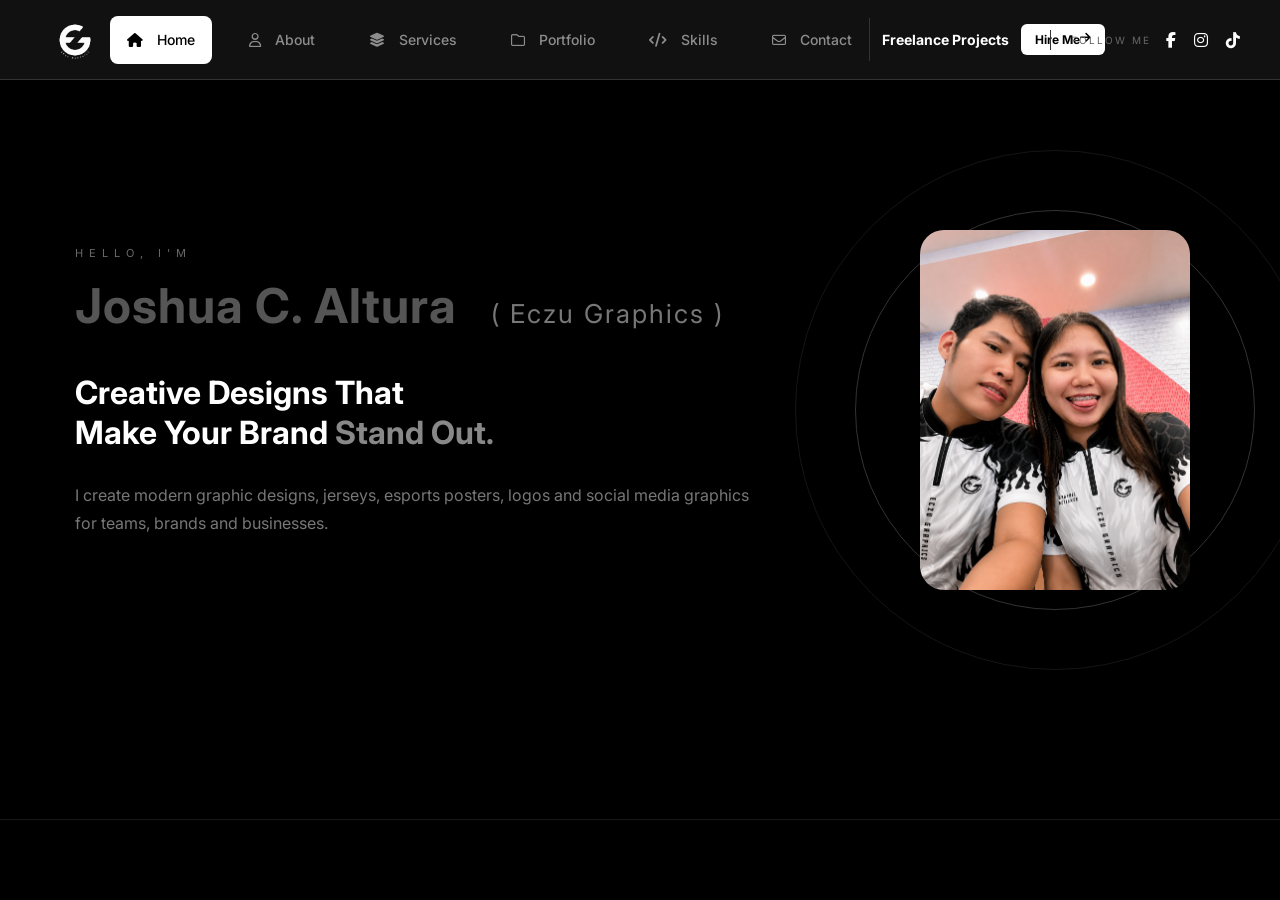
<file: index.html>
<!DOCTYPE html>
<html lang="en">
<head>
  <meta charset="UTF-8">
  <meta name="viewport" content="width=device-width, initial-scale=1.0">

  <title>ECZU Graphics | Portfolio</title>

  <link rel="stylesheet" href="Style.css">

  <!-- Font Awesome Icons -->
  <link
    rel="stylesheet"
    href="https://cdnjs.cloudflare.com/ajax/libs/font-awesome/6.5.2/css/all.min.css"
  >
</head>

<body>

 
  <!-- SIDEBAR -->
  <aside class="sidebar">

    <div class="logo-area">
      <img src="EczuGraphics.png" alt="ECZU Logo" class="main-logo">
    </div>

    <nav>
      <a href="index.html" class="active">
        <i class="fa-solid fa-house"></i>
        Home
      </a>

      <a href="about.html">
        <i class="fa-regular fa-user"></i>
        About
      </a>

      <a href="services.html">
        <i class="fa-solid fa-layer-group"></i>
        Services
      </a>

      <a href="projects.html">
        <i class="fa-regular fa-folder"></i>
        Portfolio
      </a>

      <a href="skills.html">
        <i class="fa-solid fa-code"></i>
        Skills
      </a>

      <a href="contact.html">
        <i class="fa-regular fa-envelope"></i>
        Contact
      </a>
    </nav>

    <div class="hire-card">
      <p>Available for</p>

      <h3>
        Freelance<br>
        Projects
      </h3>

      <span>
        Need a graphic designer?
        Let's create something clean.
      </span>

      <a href="contact.html" class="hire-btn">
        Hire Me
        <i class="fa-solid fa-arrow-right"></i>
      </a>
    </div>

    <div class="socials">
      <p>FOLLOW ME</p>

      <div>
        <a href="https://www.facebook.com/share/19YKBoquWt/" target="_blank" aria-label="Facebook">
            <i class="fa-brands fa-facebook-f"></i>
        </a>

        <a href="https://www.instagram.com/yezu.mitzu?igsi=MTQzZnFwMWlzMWsycQ==" target="_blank" aria-label="Instagram">
          <i class="fa-brands fa-instagram"></i>
        </a>

        <a href="https://www.tiktok.com/@eczu_graphics?_r=1&_t=ZS-99KpbpIRoJA" target="_blank" aria-label="Tiktok">
          <i class="fa-brands fa-tiktok"></i>
        </a>
      </div>
    </div>

  </aside>


  <!-- MAIN -->
  <main class="main">


    <!-- HERO -->
    <section class="hero" id="home">

      <div class="hero-content">

        <p class="small-title">
          HELLO, I'M
        </p>

        <h1>
          <span class="person-name">Joshua C. Altura</span>
          <span class="brand-name">( Eczu Graphics )</span>
        </h1>

        <h2>
          Creative Designs That
          <br>
          Make Your Brand
          <span>Stand Out.</span>
        </h2>

        <p class="hero-description">
          I create modern graphic designs, jerseys,
          esports posters, logos and social media
          graphics for teams, brands and businesses.
        </p>

        

        

      </div>


      <div class="hero-visual">

        <div class="circle circle-one"></div>
        <div class="circle circle-two"></div>

        <div class="designer-image">
            <img src="Eczu.png" alt="Eczu Graphics">
        </div><!--designer-image-->
      </div><!--hero-visual-->

          
    </section>

  </main>
<script>
const navLinks = document.querySelectorAll("nav a");

navLinks.forEach(link => {
    link.addEventListener("click", function() {

        navLinks.forEach(item => {
            item.classList.remove("active");
        });

        this.classList.add("active");
    });
});
</script>
</body>
</html>
</file>
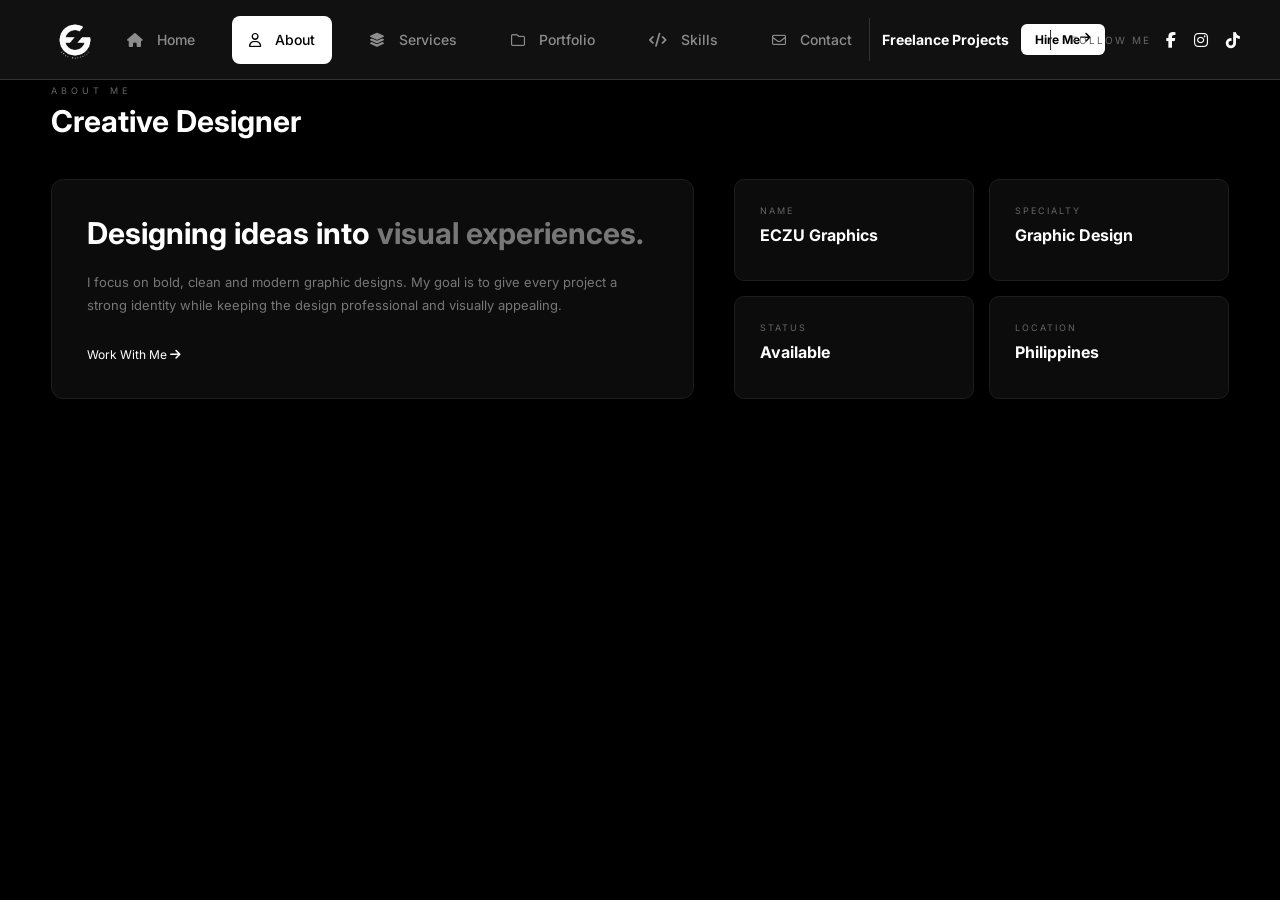
<file: about.html>
<!DOCTYPE html>
<html lang="en">

<head>
  <meta charset="UTF-8">
  <meta name="viewport" content="width=device-width, initial-scale=1.0">

  <title>About | ECZU Graphics</title>

  <link rel="stylesheet" href="Style.css">

  <!-- Font Awesome Icons -->
  <link
    rel="stylesheet"
    href="https://cdnjs.cloudflare.com/ajax/libs/font-awesome/6.5.2/css/all.min.css"
  >
</head>

<body>

  <!-- SIDEBAR / TOP NAV -->
  <aside class="sidebar">

    <div class="logo-area">
      <img src="EczuGraphics.png" alt="ECZU Logo" class="main-logo">
    </div>

    <nav>
      <a href="index.html">
        <i class="fa-solid fa-house"></i>
        Home
      </a>

      <a href="about.html" class="active">
        <i class="fa-regular fa-user"></i>
        About
      </a>

      <a href="services.html">
        <i class="fa-solid fa-layer-group"></i>
        Services
      </a>

      <a href="projects.html">
        <i class="fa-regular fa-folder"></i>
        Portfolio
      </a>

      <a href="skills.html">
        <i class="fa-solid fa-code"></i>
        Skills
      </a>

      <a href="contact.html">
        <i class="fa-regular fa-envelope"></i>
        Contact
      </a>
    </nav>

    <div class="hire-card">
      <p>Available for</p>

      <h3>
        Freelance<br>
        Projects
      </h3>

      <span>
        Need a graphic designer?
        Let's create something clean.
      </span>

      <a href="contact.html" class="hire-btn">
        Hire Me
        <i class="fa-solid fa-arrow-right"></i>
      </a>
    </div>

    <div class="socials">
      <p>FOLLOW ME</p>

      <div>
        <a
          href="https://www.facebook.com/share/1GeFxTS1bp/"
          target="_blank"
          aria-label="Facebook"
        >
          <i class="fa-brands fa-facebook-f"></i>
        </a>

        <a
          href="https://www.instagram.com/yezu.mitzu?igsi=MTQzZnFwMWlzMWsycQ=="
          target="_blank"
          aria-label="Instagram"
        >
          <i class="fa-brands fa-instagram"></i>
        </a>

        <a
          href="https://www.tiktok.com/@eczu_graphics?_r=1&_t=ZS-99KpbpIRoJA"
          target="_blank"
          aria-label="TikTok"
        >
          <i class="fa-brands fa-tiktok"></i>
        </a>
      </div>
    </div>

  </aside>


  <!-- MAIN -->
  <main class="main">

    <!-- ABOUT ONLY -->
    <section class="section" id="about">

      <div class="section-heading">
        <p>ABOUT ME</p>
        <h2>Creative Designer</h2>
      </div>

      <div class="about-grid">

        <div class="about-card">

          <h3>
            Designing ideas into
            <span>visual experiences.</span>
          </h3>

          <p>
            I focus on bold, clean and modern graphic
            designs. My goal is to give every project
            a strong identity while keeping the design
            professional and visually appealing.
          </p>

          <a href="contact.html">
            Work With Me
            <i class="fa-solid fa-arrow-right"></i>
          </a>

        </div>


        <div class="about-info">

          <div>
            <span>NAME</span>
            <strong>ECZU Graphics</strong>
          </div>

          <div>
            <span>SPECIALTY</span>
            <strong>Graphic Design</strong>
          </div>

          <div>
            <span>STATUS</span>
            <strong>Available</strong>
          </div>

          <div>
            <span>LOCATION</span>
            <strong>Philippines</strong>
          </div>

        </div>

      </div>

    </section>


    <footer>
      <p>
        © 2026 ECZU Graphics. All Rights Reserved.
      </p>

      <p>
        Designed by ECZU Graphics
      </p>
    </footer>

  </main>

  <script>
    const navLinks = document.querySelectorAll("nav a");

    navLinks.forEach(link => {
      link.addEventListener("click", function() {

        navLinks.forEach(item => {
          item.classList.remove("active");
        });

        this.classList.add("active");
      });
    });
  </script>

</body>
</html>
</file>
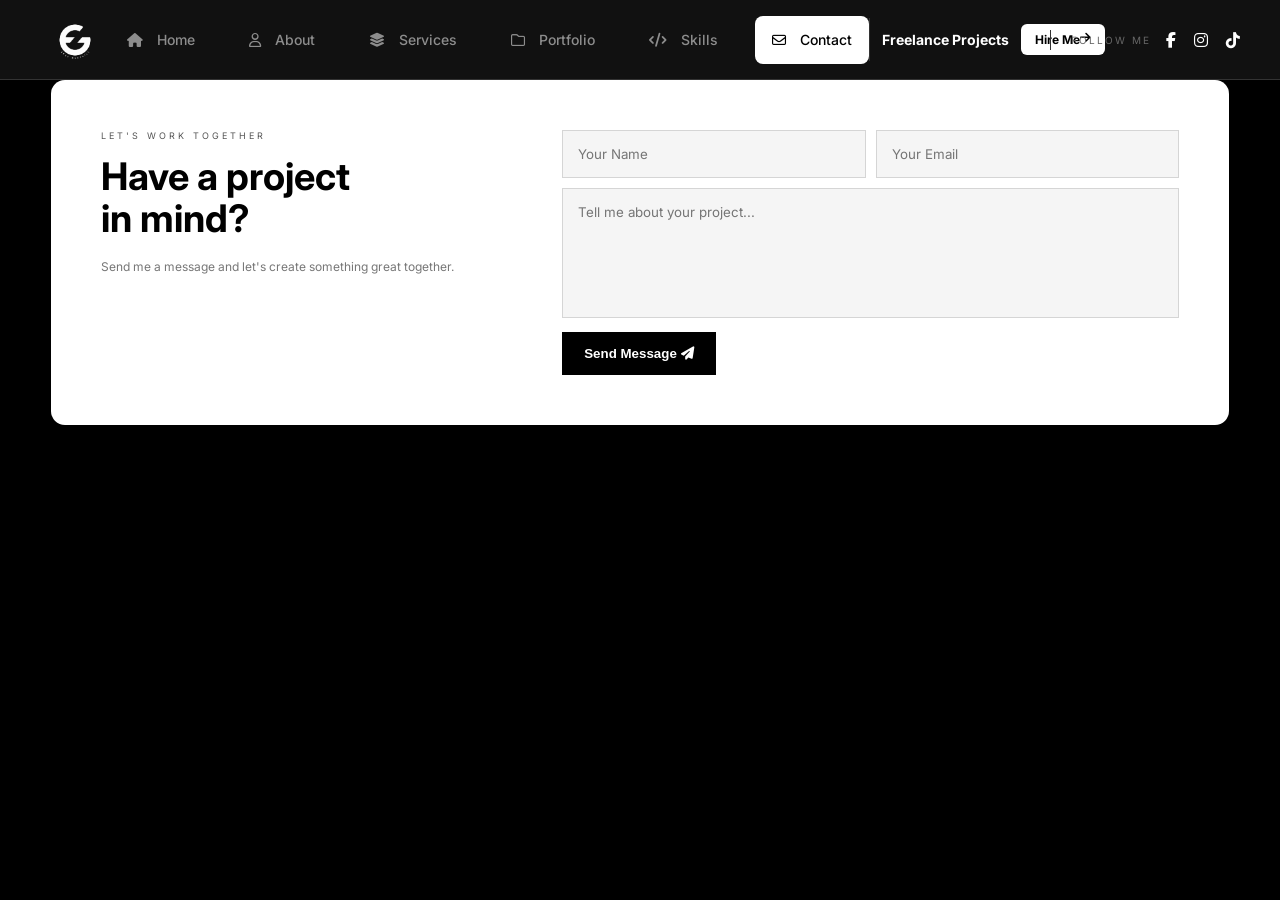
<file: contact.html>
<!DOCTYPE html>
<html lang="en">

<head>
  <meta charset="UTF-8">
  <meta name="viewport" content="width=device-width, initial-scale=1.0">

  <title>Contact | ECZU Graphics</title>

  <link rel="stylesheet" href="Style.css">

  <!-- Font Awesome Icons -->
  <link
    rel="stylesheet"
    href="https://cdnjs.cloudflare.com/ajax/libs/font-awesome/6.5.2/css/all.min.css"
  >
</head>

<body>

  <!-- NAVIGATION -->
  <aside class="sidebar">

    <div class="logo-area">
      <img src="EczuGraphics.png" alt="ECZU Logo" class="main-logo">
    </div>

    <nav>

      <a href="index.html">
        <i class="fa-solid fa-house"></i>
        Home
      </a>

      <a href="about.html">
        <i class="fa-regular fa-user"></i>
        About
      </a>

      <a href="services.html">
        <i class="fa-solid fa-layer-group"></i>
        Services
      </a>

      <a href="projects.html">
        <i class="fa-regular fa-folder"></i>
        Portfolio
      </a>

      <a href="skills.html">
        <i class="fa-solid fa-code"></i>
        Skills
      </a>

      <a href="contact.html" class="active">
        <i class="fa-regular fa-envelope"></i>
        Contact
      </a>

    </nav>


    <!-- FREELANCE -->
    <div class="hire-card">

      <p>Available for</p>

      <h3>
        Freelance<br>
        Projects
      </h3>

      <span>
        Need a graphic designer?
        Let's create something clean.
      </span>

      <a href="contact.html" class="hire-btn">
        Hire Me
        <i class="fa-solid fa-arrow-right"></i>
      </a>

    </div>


    <!-- SOCIAL MEDIA -->
    <div class="socials">

      <p>FOLLOW ME</p>

      <div>

        <a
          href="https://www.facebook.com/share/1GeFxTS1bp/"
          target="_blank"
          aria-label="Facebook"
        >
          <i class="fa-brands fa-facebook-f"></i>
        </a>

        <a
          href="https://www.instagram.com/yezu.mitzu?igsi=MTQzZnFwMWlzMWsycQ=="
          target="_blank"
          aria-label="Instagram"
        >
          <i class="fa-brands fa-instagram"></i>
        </a>

        <a
          href="https://www.tiktok.com/@eczu_graphics?_r=1&_t=ZS-99KpbpIRoJA"
          target="_blank"
          aria-label="TikTok"
        >
          <i class="fa-brands fa-tiktok"></i>
        </a>

      </div>

    </div>

  </aside>


  <!-- MAIN -->
  <main class="main">

    <!-- CONTACT ONLY -->
    <section class="contact-section" id="contact">

      <div class="contact-text">

        <p>LET'S WORK TOGETHER</p>

        <h2>
          Have a project
          <br>
          in mind?
        </h2>

        <span>
          Send me a message and let's create
          something great together.
        </span>

      </div>


      <form class="contact-form"
            action="https://formspree.io/f/xeaqbove"
            method="POST">

        <div class="form-row">

          <input
            type="text"
            name="name"
            placeholder="Your Name"
            required
          >

          <input
            type="email"
            name="email"
            placeholder="Your Email"
            required
          >

        </div>

        <textarea
          name="message"
          placeholder="Tell me about your project..."
          required
        ></textarea>

        <button type="submit">
          Send Message
          <i class="fa-solid fa-paper-plane"></i>
        </button>

      </form>

    </section>


    <!-- FOOTER -->
    <footer>

      <p>
        © 2026 ECZU Graphics. All Rights Reserved.
      </p>

      <p>
        Designed by ECZU Graphics
      </p>

    </footer>

  </main>

</body>

</html>
</file>
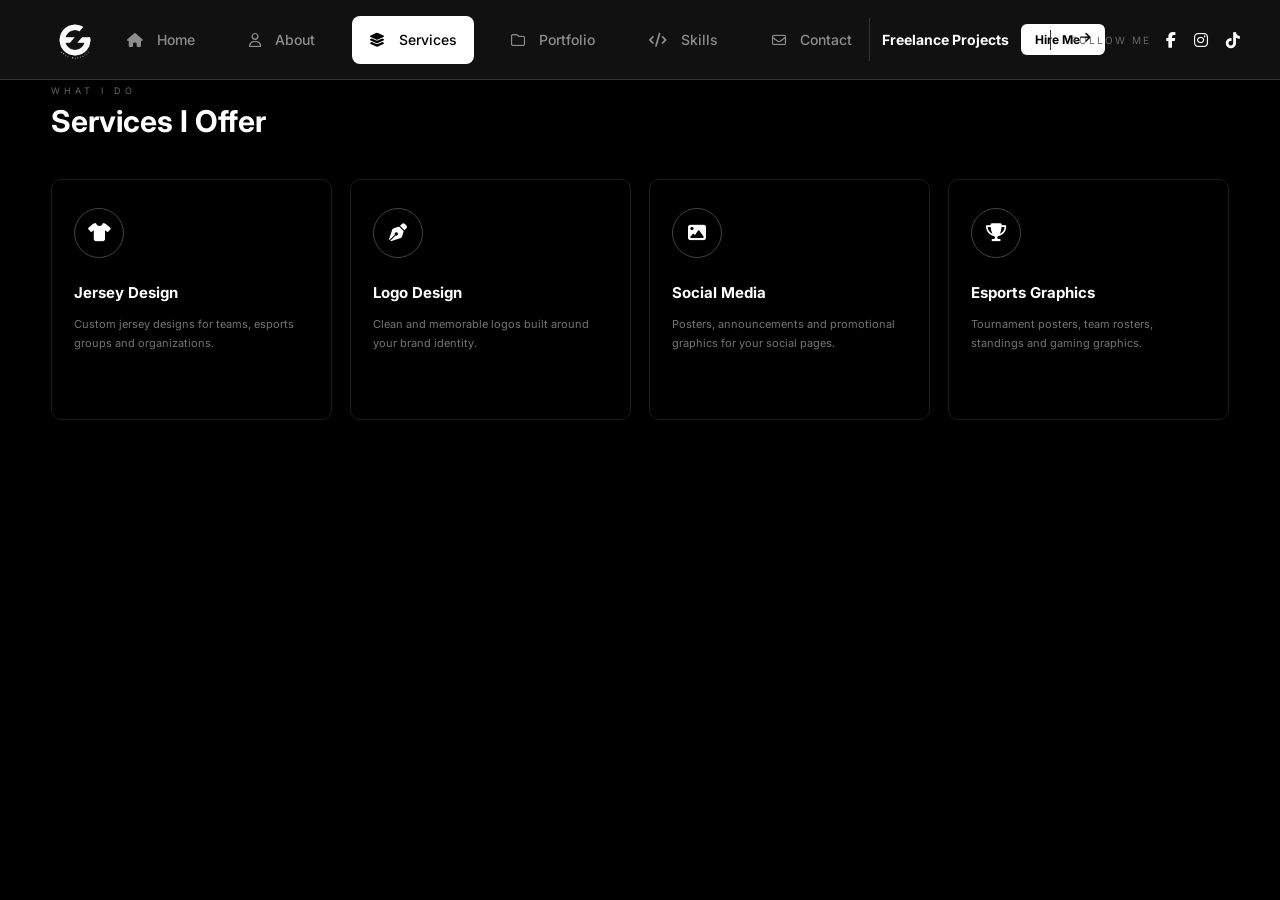
<file: services.html>
<!DOCTYPE html>
<html lang="en">

<head>
  <meta charset="UTF-8">
  <meta name="viewport" content="width=device-width, initial-scale=1.0">

  <title>Services | ECZU Graphics</title>

  <link rel="stylesheet" href="Style.css">

  <!-- Font Awesome Icons -->
  <link
    rel="stylesheet"
    href="https://cdnjs.cloudflare.com/ajax/libs/font-awesome/6.5.2/css/all.min.css"
  >
</head>

<body>

  <!-- NAVIGATION -->
  <aside class="sidebar">

    <div class="logo-area">
      <img src="EczuGraphics.png" alt="ECZU Logo" class="main-logo">
    </div>

    <nav>

      <a href="index.html">
        <i class="fa-solid fa-house"></i>
        Home
      </a>

      <a href="about.html">
        <i class="fa-regular fa-user"></i>
        About
      </a>

      <a href="services.html" class="active">
        <i class="fa-solid fa-layer-group"></i>
        Services
      </a>

      <a href="projects.html">
        <i class="fa-regular fa-folder"></i>
        Portfolio
      </a>

      <a href="skills.html">
        <i class="fa-solid fa-code"></i>
        Skills
      </a>

      <a href="contact.html">
        <i class="fa-regular fa-envelope"></i>
        Contact
      </a>

    </nav>


    <!-- FREELANCE -->
    <div class="hire-card">

      <p>Available for</p>

      <h3>
        Freelance<br>
        Projects
      </h3>

      <span>
        Need a graphic designer?
        Let's create something clean.
      </span>

      <a href="contact.html" class="hire-btn">
        Hire Me
        <i class="fa-solid fa-arrow-right"></i>
      </a>

    </div>


    <!-- SOCIAL MEDIA -->
    <div class="socials">

      <p>FOLLOW ME</p>

      <div>

        <a
          href="https://www.facebook.com/share/1GeFxTS1bp/"
          target="_blank"
          aria-label="Facebook"
        >
          <i class="fa-brands fa-facebook-f"></i>
        </a>

        <a
          href="https://www.instagram.com/yezu.mitzu?igsi=MTQzZnFwMWlzMWsycQ=="
          target="_blank"
          aria-label="Instagram"
        >
          <i class="fa-brands fa-instagram"></i>
        </a>

        <a
          href="https://www.tiktok.com/@eczu_graphics?_r=1&_t=ZS-99KpbpIRoJA"
          target="_blank"
          aria-label="TikTok"
        >
          <i class="fa-brands fa-tiktok"></i>
        </a>

      </div>

    </div>

  </aside>


  <!-- MAIN -->
  <main class="main">

    <!-- SERVICES ONLY -->
    <section class="section" id="services">

      <div class="section-heading">

        <p>WHAT I DO</p>

        <h2>Services I Offer</h2>

      </div>


      <div class="service-grid">


        <!-- JERSEY DESIGN -->
        <div class="service-card">

          <div class="service-icon">
            <i class="fa-solid fa-shirt"></i>
          </div>

          <h3>Jersey Design</h3>

          <p>
            Custom jersey designs for teams,
            esports groups and organizations.
          </p>

        </div>


        <!-- LOGO DESIGN -->
        <div class="service-card">

          <div class="service-icon">
            <i class="fa-solid fa-pen-nib"></i>
          </div>

          <h3>Logo Design</h3>

          <p>
            Clean and memorable logos built
            around your brand identity.
          </p>

        </div>


        <!-- SOCIAL MEDIA -->
        <div class="service-card">

          <div class="service-icon">
            <i class="fa-solid fa-image"></i>
          </div>

          <h3>Social Media</h3>

          <p>
            Posters, announcements and promotional
            graphics for your social pages.
          </p>

        </div>


        <!-- ESPORTS GRAPHICS -->
        <div class="service-card">

          <div class="service-icon">
            <i class="fa-solid fa-trophy"></i>
          </div>

          <h3>Esports Graphics</h3>

          <p>
            Tournament posters, team rosters,
            standings and gaming graphics.
          </p>

        </div>

      </div>

    </section>


    <!-- FOOTER -->
    <footer>

      <p>
        © 2026 ECZU Graphics. All Rights Reserved.
      </p>

      <p>
        Designed by ECZU Graphics
      </p>

    </footer>

  </main>

</body>

</html>
</file>
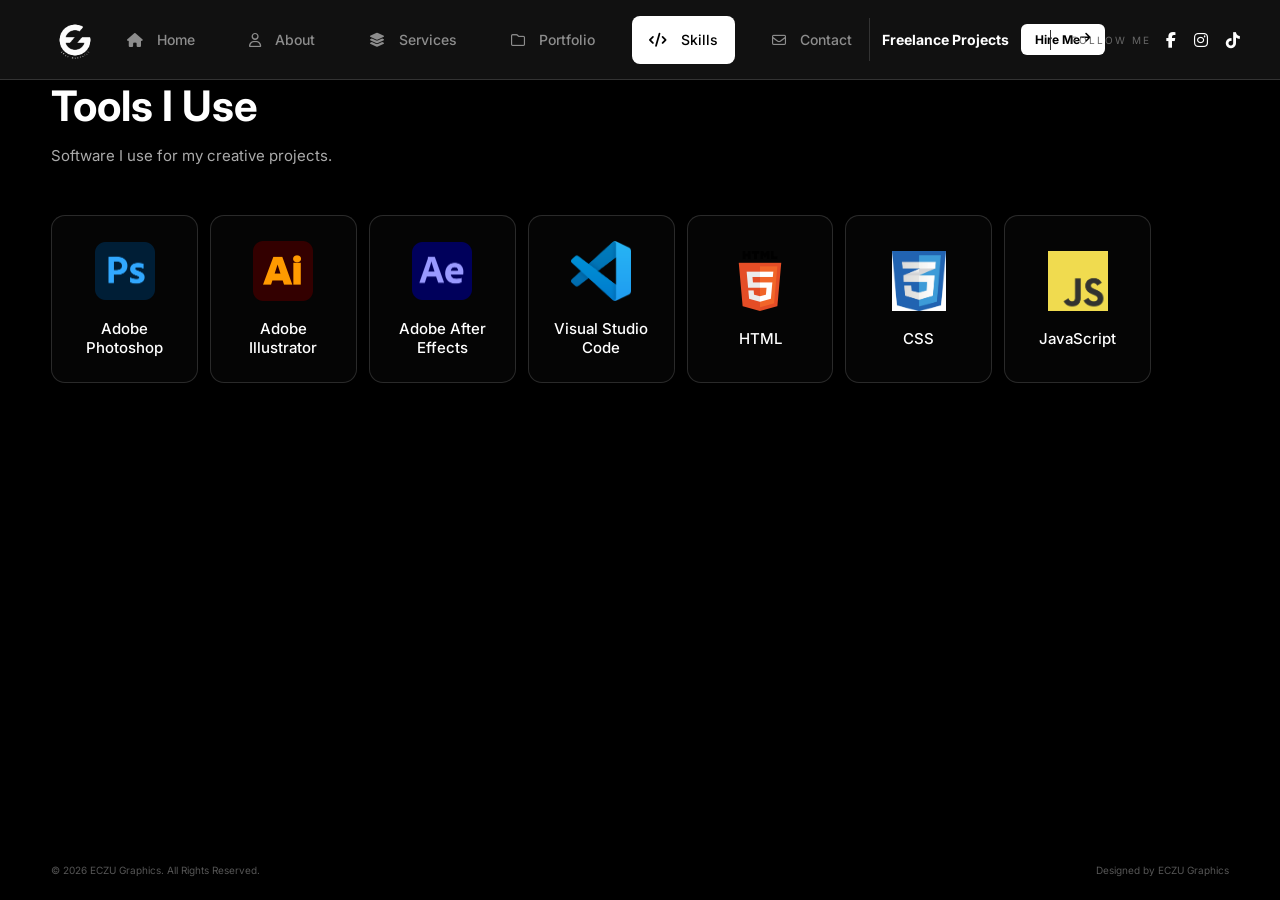
<file: skills.html>
<!DOCTYPE html>
<html lang="en">

<head>
    <meta charset="UTF-8">
    <meta name="viewport" content="width=device-width, initial-scale=1.0">

    <title>Skills | ECZU Graphics</title>

    <link rel="stylesheet" href="Style.css">

    <!-- Font Awesome Icons -->
    <link
        rel="stylesheet"
        href="https://cdnjs.cloudflare.com/ajax/libs/font-awesome/6.5.2/css/all.min.css"
    >
</head>

<body>

    <!-- SIDEBAR -->
    <aside class="sidebar">

        <div class="logo-area">
            <img src="EczuGraphics.png" alt="ECZU Logo" class="main-logo">
        </div>

        <nav>
            <a href="index.html">
                <i class="fa-solid fa-house"></i>
                Home
            </a>

            <a href="about.html">
                <i class="fa-regular fa-user"></i>
                About
            </a>

            <a href="services.html">
                <i class="fa-solid fa-layer-group"></i>
                Services
            </a>

            <a href="projects.html">
                <i class="fa-regular fa-folder"></i>
                Portfolio
            </a>

            <a href="skills.html" class="active">
                <i class="fa-solid fa-code"></i>
                Skills
            </a>

            <a href="contact.html">
                <i class="fa-regular fa-envelope"></i>
                Contact
            </a>
        </nav>

        <div class="hire-card">
            <p>Available for</p>

            <h3>
                Freelance<br>
                Projects
            </h3>

            <span>
                Need a graphic designer?
                Let's create something clean.
            </span>

            <a href="contact.html" class="hire-btn">
                Hire Me
                <i class="fa-solid fa-arrow-right"></i>
            </a>
        </div>

        <div class="socials">
            <p>FOLLOW ME</p>

            <div>
                <a
                    href="https://www.facebook.com/share/1GeFxTS1bp/"
                    target="_blank"
                    aria-label="Facebook"
                >
                    <i class="fa-brands fa-facebook-f"></i>
                </a>

                <a
                    href="https://www.instagram.com/yezu.mitzu"
                    target="_blank"
                    aria-label="Instagram"
                >
                    <i class="fa-brands fa-instagram"></i>
                </a>

                <a
                    href="https://www.tiktok.com/@eczu_graphics"
                    target="_blank"
                    aria-label="TikTok"
                >
                    <i class="fa-brands fa-tiktok"></i>
                </a>
            </div>
        </div>

    </aside>


    <!-- MAIN CONTENT -->
    <main class="main">

        <!-- SKILLS SECTION -->
        <section class="skills-section">

            <div class="skills-header">

                
                <h1>Tools I Use</h1>

                <p class="skills-description">
                    Software I use for my creative projects.
                </p>

            </div>


            <!-- TOOLS -->
            <div class="tools-grid">

                <!-- Adobe Photoshop -->
                <div class="tool-card">
                    <img src="PS.webp" alt="Adobe Photoshop">
                    <h3>Adobe Photoshop</h3>
                </div>


                <!-- Adobe Illustrator -->
                <div class="tool-card">
                    <img src="Ai.webp" alt="Adobe Illustrator">
                    <h3>Adobe Illustrator</h3>
                </div>


                <!-- Adobe After Effects -->
                <div class="tool-card">
                    <img src="Ae.webp" alt="Adobe After Effects">
                    <h3>Adobe After Effects</h3>
                </div>


                <!-- Visual Studio Code -->
                <div class="tool-card">
                    <img src="VSC.webp" alt="Visual Studio Code">
                    <h3>Visual Studio Code</h3>
                </div>


                <!-- HTML -->
                <div class="tool-card">
                    <img src="HTML5.webp" alt="HTML">
                    <h3>HTML</h3>
                </div>


                <!-- CSS -->
                <div class="tool-card">
                    <img src="CSS.jpg" alt="CSS">
                    <h3>CSS</h3>
                </div>


                <!-- JavaScript -->
                <div class="tool-card">
                    <img src="JS.png" alt="JavaScript">
                    <h3>JavaScript</h3>
                </div>

            </div>

        </section>

        <footer>
      <p>
        © 2026 ECZU Graphics. All Rights Reserved.
      </p>

      <p>
        Designed by ECZU Graphics
      </p>
    </footer>

    </main>


    <!-- SCRIPT -->

    <script>
        const navLinks = document.querySelectorAll("nav a");

        navLinks.forEach(link => {
            link.addEventListener("click", function() {

                navLinks.forEach(item => {
                    item.classList.remove("active");
                });

                this.classList.add("active");

            });
        });
    </script>

</body>
</html>
</file>
<file: Style.css>
@import url('https://fonts.googleapis.com/css2?family=Inter:wght@400;500;600;700;800&display=swap');

* {
  margin: 0;
  padding: 0;
  box-sizing: border-box;
}

html {
  scroll-behavior: smooth;
}

body {
  background: #050505;
  color: #ffffff;
  font-family: "Inter", sans-serif;
}


/* =========================
   SIDEBAR
========================= */


  .sidebar {
    position: fixed;
    top: 0;
    left: 0;

    width: 100%;
    height: 80px;

    display: flex;
    align-items: center;
    justify-content: space-between;

    padding: 0 40px;

    background: #111;
    border-bottom: 1px solid #333;

    z-index: 1000;
}



.logo-area {
  display: flex;
  align-items: center;
  justify-content: center;
  margin: 0;
  margin-bottom: 45px;
}
.main-logo {
  width: 70px;
  height: 70px;
  object-fit: contain;
  display: block;
}


.logo-box {
  width: 45px;
  height: 45px;

  background: white;
  color: black;

  display: flex;
  align-items: center;
  justify-content: center;

  font-size: 25px;
  font-weight: 900;

  border-radius: 8px;
}


.logo-area h2 {
  font-size: 19px;
  letter-spacing: 2px;
}


.logo-area p {
  color: #777;
  font-size: 10px;
  letter-spacing: 4px;
}


nav {
  display: flex;
  flex-direction: column;
  gap: 8px;
}


nav a {
  text-decoration: none;

  color: #8d8d8d;

  padding: 14px;

  border-radius: 8px;

  display: flex;
  align-items: center;
  gap: 14px;

  font-size: 14px;

  transition: 0.3s;
}


nav a:hover,
nav a.active {
  background: #ffffff;
  color: #000000;
}


.hire-card {
  margin-top: auto;

  padding: 20px;

  background: #111111;

  border: 1px solid #252525;
  border-radius: 12px;
}


.hire-card p {
  color: #777;
  font-size: 11px;
}


.hire-card h3 {
  margin: 8px 0;

  font-size: 18px;
}


.hire-card span {
  display: block;

  color: #777;

  font-size: 11px;
  line-height: 1.6;

  margin-bottom: 15px;
}


.hire-btn {
  background: white;
  color: black;

  text-decoration: none;

  padding: 11px 15px;

  display: flex;
  justify-content: space-between;

  border-radius: 6px;

  font-size: 12px;
  font-weight: bold;
}


.socials {
  margin-top: 30px;
}


.socials p {
  color: #666;

  font-size: 9px;
  letter-spacing: 2px;

  margin-bottom: 15px;
}


.socials div {
  display: flex;
  gap: 18px;
}


.socials a {
  color: white;
}


/* =========================
   MAIN
========================= */

.main {
  margin-left: 250px;

  padding: 0 45px;
}


/* =========================
   TOP NAV
========================= */

.top-nav {
  height: 80px;

  display: flex;
  align-items: center;
  justify-content: flex-end;

  border-bottom: 1px solid #171717;

  position: sticky;
  top: 0;

  background: rgba(5, 5, 5, 0.9);

  backdrop-filter: blur(12px);

  z-index: 90;
}


.nav-links {
  display: flex;
  gap: 32px;

  margin-right: 40px;
}


.nav-links a {
  text-decoration: none;

  color: #aaa;

  font-size: 12px;

  transition: 0.3s;
}


.nav-links a:hover {
  color: white;
}


.talk-btn {
  text-decoration: none;

  background: white;
  color: black;

  padding: 12px 18px;

  font-size: 12px;
  font-weight: 700;

  border-radius: 6px;
}


.mobile-logo {
  display: none;
}


/* =========================
   HERO
========================= */

.hero {
  min-height: 620px;

  display: grid;
  grid-template-columns: 1.1fr 0.9fr;

  align-items: center;

  border-bottom: 1px solid #171717;

  position: relative;
  overflow: hidden;
}


.small-title {
  font-size: 11px;

  letter-spacing: 4px;

  color: #696969;

  margin-bottom: 16px;
}


.hero h1 {
  font-size: clamp(50px, 7vw, 88px);

  line-height: 0.95;

  letter-spacing: -5px;
}


.hero h1 span {
  color: #555;
}


.hero h2 {
  font-size: 27px;

  margin-top: 25px;

  max-width: 600px;
}


.hero h2 span {
  color: #888;
}


.hero-description {
  color: #777;

  max-width: 500px;

  line-height: 1.7;

  margin-top: 20px;

  font-size: 14px;
}


.hero-buttons {
  display: flex;
  gap: 15px;

  margin-top: 30px;
}


.primary-btn,
.outline-btn {
  text-decoration: none;

  padding: 14px 22px;

  border-radius: 5px;

  font-size: 12px;
  font-weight: 700;
}


.primary-btn {
  background: white;
  color: black;
}


.outline-btn {
  color: white;

  border: 1px solid #333;
}


.hero-stats {
  display: flex;

  margin-top: 45px;

  gap: 40px;
}


.hero-stats div {
  display: flex;
  flex-direction: column;
}


.hero-stats strong {
  font-size: 22px;
}


.hero-stats span {
  color: #666;

  font-size: 10px;

  margin-top: 4px;
}


/* HERO VISUAL */

.hero-visual {
  height: 100%;

  position: relative;

  display: flex;
  align-items: center;
  justify-content: center;
}


.designer-card {
  position: relative;

  width: 310px;
  height: 390px;

  background: linear-gradient(
    145deg,
    #191919,
    #080808
  );

  border: 1px solid #292929;

  border-radius: 20px;

  display: flex;
  flex-direction: column;

  justify-content: center;
  align-items: center;

  transform: rotate(5deg);

  box-shadow:
    0 30px 80px rgba(0,0,0,.8);

  z-index: 2;
}


.initial {
  font-size: 130px;

  font-weight: 900;

  line-height: 1;

  color: transparent;

  -webkit-text-stroke: 2px white;
}


.designer-card p {
  color: #777;

  letter-spacing: 7px;

  font-size: 10px;
}


.designer-card h3 {
  font-size: 28px;

  letter-spacing: 4px;

  margin-top: 8px;
}


.circle {
  position: absolute;

  border-radius: 50%;

  border: 1px solid #333;
}


.circle-one {
  width: 400px;
  height: 400px;
}


.circle-two {
  width: 520px;
  height: 520px;

  border-color: #151515;
}


/* =========================
   SECTIONS
========================= */

.section {
  padding: 85px 0;

  border-bottom: 1px solid #171717;
}


.section-heading {
  margin-bottom: 40px;
}


.section-heading p {
  color: #666;

  font-size: 9px;
  letter-spacing: 4px;

  margin-bottom: 7px;
}


.section-heading h2 {
  font-size: 30px;
}


/* =========================
   ABOUT
========================= */

.about-grid {
  display: grid;

  grid-template-columns: 1.3fr 1fr;

  gap: 40px;
}


.about-card {
  padding: 35px;

  background: #0c0c0c;

  border: 1px solid #1d1d1d;

  border-radius: 12px;
}


.about-card h3 {
  font-size: 30px;

  margin-bottom: 20px;
}


.about-card h3 span {
  color: #777;
}


.about-card p {
  color: #777;

  line-height: 1.8;

  font-size: 13px;

  margin-bottom: 25px;
}


.about-card a {
  color: white;

  text-decoration: none;

  font-size: 12px;
}


.about-info {
  display: grid;

  grid-template-columns: 1fr 1fr;

  gap: 15px;
}


.about-info div {
  background: #0c0c0c;

  border: 1px solid #1d1d1d;

  padding: 25px;

  border-radius: 10px;

  display: flex;
  flex-direction: column;
}


.about-info span {
  color: #666;

  font-size: 9px;

  letter-spacing: 2px;

  margin-bottom: 9px;
}


/* =========================
   SERVICES
========================= */

.service-grid {
  display: grid;

  grid-template-columns: repeat(4, 1fr);

  gap: 18px;
}


.service-card {
  padding: 28px 22px;

  background: #0d0d0d;

  border: 1px solid #1b1b1b;

  border-radius: 10px;

  transition: 0.35s;
}


.service-card:hover {
  transform: translateY(-8px);

  background: white;
  color: black;
}


.service-icon {
  width: 50px;
  height: 50px;

  border: 1px solid #444;

  border-radius: 50%;

  display: flex;
  align-items: center;
  justify-content: center;

  margin-bottom: 25px;

  font-size: 18px;
}


.service-card h3 {
  font-size: 15px;

  margin-bottom: 13px;
}


.service-card p {
  color: #737373;

  font-size: 11px;

  line-height: 1.7;

  min-height: 76px;
}


.service-card a {
  color: #777;

  text-decoration: none;

  font-size: 10px;
}


/* =========================
   PORTFOLIO
========================= */

.portfolio-heading {
  display: flex;

  justify-content: space-between;
  align-items: center;
}


.view-all {
  color: #aaa;

  text-decoration: none;

  font-size: 11px;
}


.portfolio-grid {
  display: grid;

  grid-template-columns: repeat(4, 1fr);

  gap: 18px;
}


.project-image {
  width: 100%;
  height: 210px;
overflow: hidden;
border-radius: 10px;
}
.project-image img{
    width: 100%;
    height: 100%;
    object-fit: cover;
    display: block;
}


.project-image span {
  font-size: 70px;

  color: #111;

  -webkit-text-stroke: 1px #777;

  font-weight: 900;

  transition: 0.4s;
}


.project-card:hover .project-image span {
  transform: scale(1.2);
  color: white;
}


.project-card p {
  color: #666;

  font-size: 8px;

  letter-spacing: 2px;
}


.project-card h3 {
  margin-top: 5px;

  font-size: 14px;
}


/* =========================
   SKILLS
========================= */

.skills {
  max-width: 800px;
}


.skill {
  margin-bottom: 28px;
}


.skill-name {
  display: flex;

  justify-content: space-between;

  font-size: 12px;

  margin-bottom: 10px;
}


.skill-name span:last-child {
  color: #777;
}


.bar {
  height: 4px;

  background: #191919;
}


.bar div {
  height: 100%;

  background: white;
}


/* =========================
   CONTACT
========================= */

.contact-section {
  margin: 80px 0 40px;

  background: white;

  color: black;

  border-radius: 14px;

  padding: 50px;

  display: grid;

  grid-template-columns: 0.8fr 1.2fr;

  gap: 50px;
}


.contact-text p {
  font-size: 9px;

  letter-spacing: 3px;

  color: #555;

  margin-bottom: 15px;
}


.contact-text h2 {
  font-size: 38px;

  line-height: 1.1;

  margin-bottom: 15px;
}


.contact-text span {
  color: #777;

  font-size: 12px;

  line-height: 1.7;
}


.form-row {
  display: grid;

  grid-template-columns: 1fr 1fr;

  gap: 10px;
}


.contact-form input,
.contact-form textarea {
  width: 100%;

  border: 1px solid #d5d5d5;

  background: #f5f5f5;

  padding: 15px;

  outline: none;

  font-family: inherit;
}


.contact-form textarea {
  height: 130px;

  margin-top: 10px;

  resize: none;
}


.contact-form button {
  border: none;

  background: black;
  color: white;

  padding: 14px 22px;

  margin-top: 10px;

  cursor: pointer;

  font-weight: 700;
}


/* =========================
   FOOTER
========================= */

footer {
  padding: 25px 0;

  display: flex;

  justify-content: space-between;

  color: #555;

  font-size: 10px;
}


/* =========================
   RESPONSIVE
========================= */

@media (max-width: 1100px) {

  .service-grid,
  .portfolio-grid {
    grid-template-columns: repeat(2, 1fr);
  }

  .hero {
    grid-template-columns: 1fr;
    padding: 70px 0;
  }

  .hero-visual {
    min-height: 480px;
  }

}


@media (max-width: 800px) {

  .sidebar {
    display: none;
  }

  .main {
    margin-left: 0;
    padding: 0 20px;
  }

  .top-nav {
    justify-content: space-between;
  }

  .mobile-logo {
    display: block;

    font-size: 13px;
    font-weight: 800;
  }

  .nav-links {
    display: none;
  }

  .hero h1 {
    letter-spacing: -3px;
  }

  .about-grid,
  .contact-section {
    grid-template-columns: 1fr;
  }

}


@media (max-width: 550px) {

  .service-grid,
  .portfolio-grid,
  .about-info {
    grid-template-columns: 1fr;
  }

  .form-row {
    grid-template-columns: 1fr;
  }

  .hero-stats {
    gap: 20px;
  }

  .designer-card {
    width: 260px;
    height: 330px;
  }

  .contact-section {
    padding: 30px 20px;
  }

  footer {
    flex-direction: column;

    gap: 8px;
  }

}

/* IMAGE SA HERO */

.designer-image {
    width: 310px;
    height: 390px;
    overflow: hidden;
    border-radius: 20px;
}

.designer-image img {
    width: 100%;
    height: 100%;
    object-fit: cover;
    display: block;
}

/* =========================
   ALL PROJECTS PAGE
========================= */

.all-projects {
    min-height: 100vh;
    background: transparent;
    color: white;
    padding: 60px 6%;
}

.projects-header {
    margin-bottom: 50px;
}

.back-btn {
    display: inline-block;
    color: #aaa;
    text-decoration: none;
    margin-bottom: 40px;
}

.back-btn:hover {
    color: white;
}

.projects-header > p:first-of-type {
    font-size: 12px;
    letter-spacing: 5px;
    color: #888;
}

.projects-header h1 {
    font-size: 55px;
    margin: 10px 0;
}

.projects-description {
    color: #999;
}

/* GALLERY */

.all-projects-grid {
    display: grid;
    grid-template-columns: repeat(3, 1fr);
    gap: 25px;
}

.gallery-card {
    background: #111;
    border: 1px solid #292929;
    border-radius: 15px;
    overflow: hidden;
    padding-bottom: 20px;
    transition: 0.3s;
}

.gallery-card:hover {
    transform: translateY(-5px);
    border-color: #777;
}

.gallery-card img {
    width: 100%;
    height: 300px;
    object-fit: contain;
    background: #0c0c0c;
    display: block;
}

.gallery-card p {
    font-size: 11px;
    letter-spacing: 3px;
    color: #888;
    margin: 20px 20px 5px;
}

.gallery-card h3 {
    margin: 0 20px;
    font-size: 20px;
}

/* MOBILE */

@media (max-width: 900px) {
    .all-projects-grid {
        grid-template-columns: repeat(2, 1fr);
    }
}

@media (max-width: 550px) {
    .all-projects {
        padding: 35px 20px;
    }

    .all-projects-grid {
        grid-template-columns: 1fr;
    }

    .projects-header h1 {
        font-size: 38px;
    }
}

/* IMAGE POPUP */

.gallery-card img {
    cursor: pointer;
}

.image-modal {
    display: none;
    position: fixed;
    z-index: 9999;
    top: 0;
    left: 0;
    width: 100%;
    height: 100%;

    background: rgba(0, 0, 0, 0.92);

    align-items: center;
    justify-content: center;
}

.image-modal.active {
    display: flex;
}

.image-modal img {
    max-width: 90%;
    max-height: 90vh;
    object-fit: contain;
    border-radius: 10px;
}

.close-modal {
    position: absolute;
    top: 20px;
    right: 35px;
    color: white;
    font-size: 45px;
    cursor: pointer;
}

.modal-prev,
.modal-next {
    position: absolute;
    top: 50%;
    transform: translateY(-50%);

    background: rgba(255, 255, 255, 0.12);
    color: white;

    border: 1px solid #555;
    border-radius: 50%;

    width: 50px;
    height: 50px;

    font-size: 25px;
    cursor: pointer;
}

.modal-prev {
    left: 30px;
}

.modal-next {
    right: 30px;
}

.modal-prev:hover,
.modal-next:hover {
    background: white;
    color: black;
}

/* FILTER BUTTONS */

.filter-buttons {
    display: flex;
    flex-wrap: wrap;
    gap: 12px;
    margin-top: 30px;
    margin-bottom: 35px;
}

.filter-btn {
    background: transparent;
    color: #aaa;

    border: 1px solid #333;
    border-radius: 30px;

    padding: 10px 18px;

    font-size: 12px;
    font-weight: 600;
    letter-spacing: 1px;

    cursor: pointer;
    transition: 0.3s ease;
}

.filter-btn:hover {
    color: white;
    border-color: white;
}

.filter-btn.active {
    background: white;
    color: black;
    border-color: white;
}

/* VIEW ALL PROJECTS BUTTON */

.view-all {
    display: inline-flex;
    align-items: center;
    gap: 10px;

    background: white;
    color: black;

    padding: 12px 20px;
    border-radius: 8px;

    font-weight: 700;
    text-decoration: none;

    transition: 0.3s ease;
}

.view-all:hover {
    background: #d9d9d9;
    transform: translateY(-3px);
}

/* LIVE ANIMATED BACKGROUND */

body {
    background:
        radial-gradient(circle at 20% 20%, rgba(255,255,255,0.08), transparent 30%),
        radial-gradient(circle at 80% 30%, rgba(255,255,255,0.05), transparent 35%),
        radial-gradient(circle at 50% 80%, rgba(255,255,255,0.04), transparent 30%),
        #080808;

    background-size: 200% 200%;
    animation: liveBackground 12s ease-in-out infinite;
}

@keyframes liveBackground {
    0% {
        background-position: 0% 0%;
    }

    50% {
        background-position: 100% 100%;
    }

    100% {
        background-position: 0% 0%;
    }
}

.sidebar nav {
    display: flex;
    flex-direction: row;
    align-items: center;
    gap: 25px;
    margin: 0;
}

.sidebar nav a {
    margin: 0;
}

/* FREELANCE PROJECTS - KAHANAY NG TOP MENU */

.freelance-card {
    position: static;
    width: auto;
    height: auto;
    margin: 0;
    padding: 10px 18px;

    display: flex;
    align-items: center;
    gap: 15px;

    background: transparent;
    border: none;
    border-left: 1px solid #333;
    border-radius: 0;
}

.freelance-card p {
    margin: 0;
    font-size: 11px;
}

.freelance-card h3 {
    margin: 0;
    font-size: 16px;
}

.freelance-card .hire-btn {
    width: auto;
    padding: 10px 18px;
}
/* FREELANCE PROJECTS SA TOP BAR */

.hire-card {
    position: static;
    width: auto;
    margin: 0;
    padding: 10px 20px;

    background: transparent;
    border: none;
    border-left: 1px solid #333;
    border-radius: 0;
}

/* COMPACT FREELANCE CARD SA TOP BAR */

.sidebar .hire-card {
    display: flex;
    align-items: center;
    gap: 12px;

    width: auto;
    min-width: 0;

    padding: 6px 12px;
    margin: 0;

    background: transparent;
    border: none;
    border-left: 1px solid #333;
}

.sidebar .hire-card p,
.sidebar .hire-card span {
    display: none;
}

.sidebar .hire-card h3 {
    margin: 0;
    font-size: 14px;
    white-space: nowrap;
}

.sidebar .hire-card h3 br {
    display: none;
}

.sidebar .hire-card .hire-btn {
    width: auto;
    padding: 8px 14px;
    margin: 0;
    white-space: nowrap;
}

/* LOGO SA TOP NAVIGATION */

.logo-area {
    margin: 0;
    padding: 0;

    display: flex;
    align-items: center;
    justify-content: center;
}

.main-logo {
    width: 55px;
    height: 55px;
    object-fit: contain;
    display: block;
}
/* FINAL LOGO FIX */

.logo-area {
    margin: 0 !important;
    padding: 0 !important;
    width: 70px;
    height: 70px;
    display: flex !important;
    align-items: center !important;
    justify-content: center !important;
    flex-shrink: 0;
}

.logo-area .main-logo {
    width: 70px !important;
    height: 70px !important;
    object-fit: contain !important;
    display: block !important;
}

.logo-box {
    display: none !important;
}

/* SOCIAL MEDIA SA TOP NAVIGATION */

.socials {
    margin: 0 !important;
    padding: 0 0 0 20px !important;
    border-left: 1px solid #333;

    display: flex !important;
    align-items: center !important;
    gap: 15px !important;
}

.socials p {
    margin: 0 !important;
    font-size: 10px;
    letter-spacing: 2px;
    white-space: nowrap;
}

.social-icons {
    display: flex !important;
    align-items: center !important;
    gap: 15px;
}

.social-icons a {
    font-size: 18px;
}

/* SERVICE CARDS - NO WHITE HOVER */

.service-card,
.service-card:hover {
    background: transparent !important;
    color: white !important;
    transform: none !important;
}

.service-card:hover h3,
.service-card:hover p,
.service-card:hover i {
    color: inherit !important;
}

/* MOBILE NAV FIX */

@media (max-width: 768px) {

    .sidebar {
        display: flex !important;
        position: fixed;
        top: 0;
        left: 0;

        width: 100%;
        height: 70px;

        padding: 0 12px;

        align-items: center;
        gap: 12px;

        overflow-x: auto;
        overflow-y: hidden;

        background: #111;
        border-bottom: 1px solid #333;

        z-index: 9999;
    }

    .logo-area {
        flex-shrink: 0;
    }

    .main-logo {
        width: 45px !important;
        height: 45px !important;
    }

    .sidebar nav {
        display: flex !important;
        flex-direction: row !important;
        gap: 10px;

        flex-shrink: 0;
    }

    .sidebar nav a {
        display: flex !important;
        white-space: nowrap;

        padding: 9px 12px;
        font-size: 13px;
    }

    .sidebar .hire-card,
    .sidebar .socials {
        flex-shrink: 0;
    }

    body {
        padding-top: 70px;
    }
}
.hero h1 {
     font-size: 55px;
     white-space: nowrap;
     letter-spacing: 1px;
}

.hero h1 .brand-name {
     font-size: 35px;
     color: #777;
     font-weight: 500;
     letter-spacing: 2px;
     margin-left: 12px;
}

html,
body {
  background: #000 !important;
}

.main
.hero {
  background: #000 !important;
  background-image: none !important;
}

/* ===== HOME FINAL POSITION FIX ===== */

.main {
    margin: 0 !important;
    padding: 0 !important;
    width: 100% !important;
}

.hero {
    width: 100% !important;
    max-width: 1200px !important;

    height: calc(100vh - 80px) !important;
    min-height: 0 !important;

    margin: 80px auto 0 !important;
    padding: 20px 40px !important;

    display: flex !important;
    align-items: center !important;
    justify-content: center !important;

    gap: 70px !important;

    box-sizing: border-box !important;
}

.hero-content {
    width: 55% !important;
    max-width: 650px !important;

    margin: 0 !important;
    padding: 0 !important;
}

.hero-visual {
    width: 320px !important;
    flex: 0 0 320px !important;

    margin: 0 !important;
    padding: 0 !important;

    display: flex !important;
    align-items: center !important;
    justify-content: center !important;
}

.designer-image {
    width: 280px !important;
    height: auto !important;
}

.designer-image img {
    width: 100% !important;
    height: auto !important;
    display: block !important;
}

.hero-content h1,
.hero-content h2,
.hero-description,
.hero-buttons {
    margin-top: 0 !important;
}

/* ===== HOME HERO FIX ===== */

.hero {
    min-height: calc(100vh - 90px);
    display: flex;
    align-items: center;
    justify-content: center;

    padding: 60px 8%;
    background: #050505;
}

/* LEFT + RIGHT LAYOUT */
.hero {
    display: grid;
    grid-template-columns: minmax(0, 1.5fr) minmax(280px, 0.7fr);
    gap: 100px;
}

/* TEXT AREA */
.hero-content {
    width: 100%;
    max-width: 850px;
}

/* HELLO I'M */
.hero-content .small-title {
    margin-bottom: 20px;
    letter-spacing: 6px;
}

/* JOSHUA + ECZU */
.hero-content h1 {
    display: flex;
    align-items: baseline;
    flex-wrap: nowrap;

    gap: 25px;

    font-size: clamp(42px, 4vw, 68px);
    line-height: 1.1;

    margin: 0 0 40px 0;
    white-space: nowrap;
}

/* ECZU GRAPHICS */
.hero-content h1 .brand-name {
    font-size: 0.55em;
    font-weight: 400;
    letter-spacing: 2px;

    white-space: nowrap;
    flex-shrink: 0;
}

/* TAGLINE */
.hero-content h2 {
    font-size: clamp(28px, 2.5vw, 42px);
    line-height: 1.25;

    margin-bottom: 28px;
}

/* DESCRIPTION */
.hero-description {
    font-size: 16px;
    line-height: 1.8;

    max-width: 680px;
    margin-bottom: 35px;
}

/* BUTTONS */
.hero-buttons {
    display: flex;
    align-items: center;
    gap: 20px;
}

/* RIGHT SIDE / PICTURE */
.hero-visual {
    width: 100%;

    display: flex;
    align-items: center;
    justify-content: center;

    position: relative;
}

/* PICTURE */
.designer-image {
    width: 300px;
    height: 420px;

    position: relative;
    z-index: 2;

    flex-shrink: 0;
}

.designer-image img {
    width: 100%;
    height: 100%;

    object-fit: cover;
    border-radius: 24px;

    display: block;
}


/* ===== LAPTOP SIZE ===== */

@media (max-width: 1200px) {

    .hero {
        grid-template-columns: minmax(0, 1.4fr) 280px;
        gap: 60px;
        padding-left: 6%;
        padding-right: 6%;
    }

    .hero-content h1 {
        font-size: 45px;
        gap: 18px;
    }

    .designer-image {
        width: 260px;
        height: 360px;
    }
}


/* ===== PHONE ===== */

@media (max-width: 800px) {

    .hero {
        grid-template-columns: 1fr;
        gap: 50px;

        padding: 50px 25px;
        text-align: center;
    }

    .hero-content {
        margin: auto;
    }

    .hero-content h1 {
        display: block;
        white-space: normal;

        font-size: 42px;
        line-height: 1.15;
    }

    .hero-content h1 .brand-name {
        display: block;

        margin-top: 12px;
        font-size: 22px;
    }

    .hero-description {
        margin-left: auto;
        margin-right: auto;
    }

    .hero-buttons {
        justify-content: center;
    }

    .designer-image {
        width: 260px;
        height: 350px;
        margin: auto;
    }
}
/* FINAL HERO SPACING FIX */

.hero {
    width: 100% !important;
    max-width: 1400px !important;
    margin: 0 auto !important;

    display: grid !important;
    grid-template-columns: minmax(700px, 1fr) 300px !important;

    column-gap: 130px !important;

    padding: 50px 7% !important;
    box-sizing: border-box !important;
}

.hero-content {
    width: 100% !important;
    max-width: none !important;
    min-width: 0 !important;
}

.hero-content h1 {
    font-size: 48px !important;
    white-space: nowrap !important;

    display: flex !important;
    align-items: baseline !important;
    gap: 22px !important;
}

.hero-content h1 .brand-name {
    font-size: 26px !important;
    white-space: nowrap !important;
    flex-shrink: 0 !important;
}

.hero-visual {
    width: 300px !important;
    justify-self: end !important;
    margin-left: 0 !important;
}

.designer-image {
    width: 270px !important;
}
/* FIX NAVIGATION SHAKE */

.sidebar nav a {
    box-sizing: border-box;
    min-width: 110px;
    height: 48px;

    display: flex;
    align-items: center;
    justify-content: center;

    padding: 0 16px;
    border: 1px solid transparent;

    font-weight: 500;

    transition:
        background 0.2s ease,
        color 0.2s ease,
        border-color 0.2s ease;
}

/* ACTIVE */
.sidebar nav a.active {
    border: 1px solid transparent;
    font-weight: 500;
}

/* HOVER */
.sidebar nav a:hover {
    transform: none !important;
}

html,
body {
  min-height: 100%;
}

body{
  overflow-x: hidden;
  overflow-y: auto;
}

.sidebar {
    width: 100% !important;
    box-sizing: border-box !important;
}

.sidebar nav {
    display: flex !important;
    align-items: center !important;
    gap: 20px !important;
}

.sidebar nav a,
.sidebar nav a.active,
.sidebar nav a:hover {
    width: auto !important;
    min-width: 0 !important;
    margin: 0 !important;
    transform: none !important;
}

/* =========================
   SKILLS / TOOLS SECTION
========================= */

.skills-section {
    width: 100%;
    min-height: calc(100vh - 100px);
    padding: 80px 8%;
    box-sizing: border-box;
}

.skills-header {
    margin-bottom: 50px;
}

.skills-header p:first-child {
    font-size: 12px;
    letter-spacing: 6px;
    color: #aaa;
    margin-bottom: 12px;
}

.skills-header h1 {
    font-size: 42px;
    margin: 0 0 15px;
    font-weight: 700;
}

.skills-description {
    color: #aaa;
    font-size: 15px;
    margin: 0;
}

/* TOOLS GRID */

.tools-grid {
    display: grid;
    grid-template-columns: repeat(7, 1fr);
    gap: 12px;
    max-width: 1100px;
    width: 100%;
}

/* TOOL CARD */

.tool-card {
    min-height: 140px;
    padding: 15px 10px;
    border: 1px solid rgba(255, 255, 255, 0.15);
    border-radius: 14px;

    display: flex;
    flex-direction: column;
    align-items: center;
    justify-content: center;

    text-align: center;

    padding: 25px;
    box-sizing: border-box;

    background: rgba(255, 255, 255, 0.02);

    transition: 0.25s ease;
}

.tool-card:hover {
    border-color: rgba(255, 255, 255, 0.45);
    background: rgba(255, 255, 255, 0.05);
    transform: translateY(-4px);
}

/* LOGOS */

.tool-card img {
    width: 60px;
    height: 60px;
    object-fit: contain;
    margin-bottom: 18px;
}

/* TOOL NAME */

.tool-card h3 {
    margin: 0;
    font-size: 15px;
    font-weight: 500;
    color: #fff;
}


/* =========================
   MOBILE
========================= */

@media (max-width: 900px) {

    .tools-grid {
        grid-template-columns: repeat(2, 1fr);
    }

}

@media (max-width: 600px) {

    .skills-section {
        padding: 60px 25px;
    }

    .skills-header h1 {
        font-size: 32px;
    }

    .tools-grid {
        grid-template-columns: 1fr 1fr;
        gap: 12px;
    }

    .tool-card {
        min-height: 150px;
        padding: 20px 10px;
    }

    .tool-card img {
        width: 50px;
        height: 50px;
    }

    .tool-card h3 {
        font-size: 13px;
    }

}
/* =========================================
   MOBILE - LEFT SIDEBAR / TASKBAR
   ========================================= */

@media (max-width: 800px) {

    /* LEFT SIDEBAR */
    .sidebar {
        display: flex !important;

        position: fixed !important;
        top: 0;
        left: 0;

        width: 65px !important;
        height: 100vh !important;

        padding: 15px 0 !important;

        flex-direction: column !important;
        justify-content: flex-start !important;
        align-items: center !important;

        background: #111 !important;
        border-right: 1px solid #333 !important;
        border-bottom: none !important;

        z-index: 1000;
    }

    /* LOGO */
    .logo-area {
        width: 65px !important;
        height: 65px !important;

        margin: 0 0 25px 0 !important;
        padding: 0 !important;

        display: flex !important;
        align-items: center !important;
        justify-content: center !important;
    }

    .logo-area .main-logo {
        width: 48px !important;
        height: 48px !important;
    }

    /* NAVIGATION */
    .sidebar nav {
        width: 100% !important;

        display: flex !important;
        flex-direction: column !important;

        align-items: center !important;

        gap: 8px !important;
        margin: 0 !important;
    }

    .sidebar nav a {
        width: 50px !important;
        height: 50px !important;

        padding: 0 !important;
        margin: 0 !important;

        display: flex !important;
        align-items: center !important;
        justify-content: center !important;

        border-radius: 10px !important;

        font-size: 0 !important;
    }

    /* ICONS */
    .sidebar nav a i {
        font-size: 17px !important;
        margin: 0 !important;
    }

    /* ACTIVE / HOVER */
    .sidebar nav a:hover,
    .sidebar nav a.active {
        background: #fff !important;
        color: #000 !important;
    }

    /* HIRE CARD */
    .sidebar .hire-card {
        display: none !important;
    }

    /* SOCIALS */
    .sidebar .socials {
        margin-top: auto !important;

        padding: 0 !important;

        border-left: none !important;

        display: flex !important;
        flex-direction: column !important;

        align-items: center !important;
        gap: 12px !important;
    }

    .sidebar .socials p {
        display: none !important;
    }

    .sidebar .socials div {
        display: flex !important;
        flex-direction: column !important;

        gap: 15px !important;
    }

    .sidebar .socials a {
        font-size: 15px !important;
    }

    /* MAIN CONTENT */
    .main {
        margin-left: 65px !important;

        width: calc(100% - 65px) !important;

        padding: 0 15px !important;
    }

    /* REMOVE TOP NAV IF USED */
    .top-nav {
        display: none !important;
    }

    /* HERO */
    .hero {
        min-height: 100vh !important;

        grid-template-columns: 1fr !important;

        padding: 50px 5px !important;
    }

    .hero-content {
        width: 100%;
    }

    .hero h1 {
        font-size: clamp(32px, 9vw, 55px) !important;

        line-height: 1 !important;

        letter-spacing: -2px !important;
    }

    .hero h2 {
        font-size: 20px !important;

        line-height: 1.3 !important;

        margin-top: 20px !important;
    }

    .hero-description {
        font-size: 12px !important;

        line-height: 1.6 !important;

        max-width: 100% !important;
    }

    /* HERO IMAGE */
    .hero-visual {
        min-height: 350px !important;

        margin-top: 20px !important;
    }

    .designer-image {
        width: 220px !important;
        height: 280px !important;

        border-radius: 15px !important;
    }

    .circle-one {
        width: 280px !important;
        height: 280px !important;
    }

    .circle-two {
        width: 350px !important;
        height: 350px !important;
    }
}

/* =====================================================
   FINAL MOBILE RESPONSIVE FIX
   Desktop design remains unchanged
===================================================== */

@media (max-width: 800px) {

    html,
    body {
        width: 100%;
        max-width: 100%;
        overflow-x: hidden;
    }

    .main {
        width: 100%;
        max-width: 100%;
        margin-left: 0;
        padding: 0 20px;
    }

    .top-nav {
        width: 100%;
        max-width: 100%;
        padding: 0;
    }

    /* HERO */
    .hero {
        width: 100%;
        max-width: 100%;
        display: flex;
        flex-direction: column;
        align-items: center;
        justify-content: center;
        text-align: center;
        padding: 70px 0 50px;
    }

    .hero > * {
        max-width: 100%;
    }

    .hero h1 {
        font-size: clamp(42px, 13vw, 70px);
        letter-spacing: -3px;
        max-width: 100%;
        overflow-wrap: break-word;
    }

    .hero h2 {
        font-size: 22px;
        max-width: 100%;
    }

    .hero-description {
        max-width: 100%;
        font-size: 13px;
    }

    .hero-buttons {
        justify-content: center;
        flex-wrap: wrap;
    }

    .hero-stats {
        justify-content: center;
        flex-wrap: wrap;
    }

    /* HERO IMAGE */
    .hero-visual {
        width: 100%;
        max-width: 100%;
        min-height: 400px;
        overflow: hidden;
    }

    .designer-card,
    .designer-image {
        width: min(310px, 80vw);
        height: min(390px, 100vw);
        max-width: 100%;
    }

    .circle-one {
        width: 80vw;
        height: 80vw;
    }

    .circle-two {
        width: 105vw;
        height: 105vw;
    }

    /* SECTIONS */
    .section {
        width: 100%;
        max-width: 100%;
        padding: 65px 0;
    }

    .section-heading {
        width: 100%;
        max-width: 100%;
    }

    /* ABOUT */
    .about-grid {
        width: 100%;
        grid-template-columns: 1fr;
    }

    .about-card {
        width: 100%;
        max-width: 100%;
        padding: 25px;
    }

    .about-card h3 {
        font-size: 26px;
    }

    .about-info {
        width: 100%;
        grid-template-columns: 1fr;
    }

    /* SERVICES */
    .service-grid {
        width: 100%;
        grid-template-columns: 1fr;
    }

    .service-card {
        width: 100%;
    }

    /* PORTFOLIO */
    .portfolio-heading {
        width: 100%;
        gap: 15px;
        flex-wrap: wrap;
    }

    .portfolio-grid {
        width: 100%;
        grid-template-columns: 1fr;
    }

    .project-card {
        width: 100%;
        max-width: 100%;
    }

    .project-image {
        width: 100%;
        max-width: 100%;
        height: auto;
        aspect-ratio: 16 / 10;
    }

    .project-image img {
        width: 100%;
        height: 100%;
        object-fit: cover;
    }

    /* CONTACT */
    .contact-section {
        width: 100%;
        max-width: 100%;
        margin: 60px 0 30px;
        padding: 30px 20px;
        grid-template-columns: 1fr;
        gap: 30px;
    }

    .contact-text h2 {
        font-size: clamp(30px, 9vw, 38px);
    }

    .form-row {
        grid-template-columns: 1fr;
    }

    /* FOOTER */
    footer {
        width: 100%;
        max-width: 100%;
    }
}


/* =====================================================
   SMALL PHONE
===================================================== */

@media (max-width: 550px) {

    .main {
        padding-left: 15px;
        padding-right: 15px;
    }

    .top-nav {
        height: 70px;
    }

    .mobile-logo {
        font-size: 12px;
    }

    .talk-btn {
        padding: 10px 14px;
        font-size: 11px;
    }

    /* HERO */
    .hero {
        padding-top: 55px;
        padding-bottom: 40px;
    }

    .hero h1 {
        font-size: clamp(38px, 14vw, 58px);
        letter-spacing: -2px;
    }

    .hero h2 {
        font-size: 19px;
        line-height: 1.3;
    }

    .hero-description {
        font-size: 12px;
        line-height: 1.7;
    }

    .hero-buttons {
        width: 100%;
        gap: 10px;
    }

    .primary-btn,
    .outline-btn {
        padding: 12px 16px;
        font-size: 11px;
    }

    .hero-stats {
        gap: 25px;
        width: 100%;
    }

    .hero-stats strong {
        font-size: 19px;
    }

    /* HERO IMAGE */
    .hero-visual {
        min-height: 360px;
    }

    .designer-card,
    .designer-image {
        width: min(260px, 75vw);
        height: min(330px, 95vw);
    }

    .initial {
        font-size: 100px;
    }

    .designer-card h3 {
        font-size: 22px;
    }

    /* SECTIONS */
    .section {
        padding: 50px 0;
    }

    .section-heading h2 {
        font-size: 26px;
    }

    /* ABOUT */
    .about-card {
        padding: 22px;
    }

    /* CONTACT */
    .contact-section {
        padding: 25px 18px;
    }

    /* IMAGES */
    img {
        max-width: 100%;
    }
}


/* =====================================================
   VERY SMALL PHONES
===================================================== */

@media (max-width: 380px) {

    .main {
        padding-left: 12px;
        padding-right: 12px;
    }

    .hero h1 {
        font-size: 36px;
        letter-spacing: -2px;
    }

    .hero h2 {
        font-size: 17px;
    }

    .designer-card,
    .designer-image {
        width: 230px;
        height: 290px;
    }

    .initial {
        font-size: 85px;
    }

    .hero-stats {
        gap: 18px;
    }
}

/* ECZU MOBILE: fixed LEFT navigation, no hamburger or JavaScript required */
@media (max-width: 800px) {
  html, body { overflow-x: hidden !important; }
  body { padding-top: 0 !important; }
  .sidebar {
    display: flex !important; position: fixed !important; top: 0 !important; left: 0 !important;
    right: auto !important; bottom: 0 !important; width: 94px !important;
    height: 100dvh !important; padding: 12px 5px !important;
    flex-direction: column !important; align-items: center !important;
    justify-content: flex-start !important; gap: 0 !important;
    overflow-y: auto !important; overflow-x: hidden !important;
    background: #101010 !important; border-right: 1px solid #303030 !important;
    border-bottom: 0 !important; z-index: 9999 !important;
  }
  .sidebar .logo-area { display:flex !important; flex:0 0 auto !important;
    width: 75px !important; height: 65px !important; margin: 0 0 15px !important; padding:0 !important; }
  .sidebar .main-logo { width: 57px !important; height: 57px !important; object-fit:contain !important; }
  .sidebar nav { display:flex !important; width:100% !important;
    flex-direction:column !important; align-items:stretch !important;
    gap: 6px !important; flex: 0 0 auto !important; margin:0 !important; }
  .sidebar nav a { display:flex !important; width:100% !important; height:auto !important;
    min-height:57px !important; padding: 8px 2px !important;
    flex-direction:column !important; align-items:center !important; justify-content:center !important;
    gap:6px !important; font-size:10px !important; line-height:1.2 !important;
    white-space:normal !important; text-align:center !important; border-radius:9px !important;
    color:#bbb !important; text-decoration:none !important; }
  .sidebar nav a i { display:block !important; font-size:18px !important; margin:0 !important; }
  .sidebar nav a.active, .sidebar nav a:hover { background:#fff !important; color:#000 !important; }
  .sidebar .hire-card { display:none !important; }
  .sidebar .socials { display:flex !important; }
  .mobile-menu-toggle { display:none !important; }
  .main { margin:0 0 0 94px !important; width:calc(100% - 94px) !important;
    max-width:calc(100% - 94px) !important; min-width:0 !important; padding:0 14px !important; }
  .main > * { max-width:100% !important; min-width:0 !important; }
  .top-nav { display:none !important; }
  .hero { display:grid !important; grid-template-columns:minmax(0,1fr) !important;
    min-height:0 !important; padding:45px 0 30px !important; gap:20px !important; }
  .hero-content { min-width:0 !important; width:100% !important; }
  .hero h1 { font-size:clamp(27px,7vw,43px) !important; line-height:1.1 !important;
    letter-spacing:-1px !important; white-space:normal !important; overflow-wrap:anywhere !important; }
  .hero h1 .brand-name { display:block !important; font-size:clamp(15px,4vw,22px) !important; margin-top:8px !important; }
  .hero h2 { font-size:clamp(17px,4.8vw,23px) !important; }
  .hero-description { font-size:12px !important; }
  .hero-visual { min-height:260px !important; width:100% !important; overflow:hidden !important; }
  .designer-image { max-width:90% !important; }
  .circle-one { width:240px !important; height:240px !important; }
  .circle-two { width:290px !important; height:290px !important; }
  .section { padding:45px 0 !important; }
  .about-grid, .service-grid, .portfolio-grid, .all-projects-grid,
  .tools-grid, .contact-section, .form-row { grid-template-columns:minmax(0,1fr) !important; }
  .about-card { padding:18px !important; }
  .about-info { grid-template-columns:minmax(0,1fr) !important; }
  .section-heading h2, .projects-header h1, .skills-header h1 { font-size:clamp(22px,6vw,32px) !important; }
  .portfolio-heading { flex-wrap:wrap !important; gap:15px !important; }
  .filter-buttons { display:flex !important; flex-wrap:wrap !important; gap:8px !important; }
  .contact-section { display:grid !important; gap:25px !important; padding:35px 0 !important; }
  .contact-text h2 { font-size:clamp(24px,7vw,36px) !important; }
  .contact-form, .contact-form input, .contact-form textarea { max-width:100% !important; min-width:0 !important; }
  img { max-width:100% !important; }
  footer { max-width:100% !important; }
}
@media (max-width: 380px) {
 .sidebar { width:80px !important; }
 .main { margin-left:80px !important; width:calc(100% - 80px) !important; max-width:calc(100% - 80px) !important; padding:0 10px !important; }
 .sidebar nav a { font-size:9px !important; }
}

/* Home mobile heading: name on one line, brand underneath */
@media (max-width: 800px) {
  .hero h1 .person-name {
    display: block !important;
    font-size: clamp(15px, 4.1vw, 26px) !important;
    line-height: 1.2 !important;
    letter-spacing: -0.5px !important;
    white-space: nowrap !important;
    overflow-wrap: normal !important;
    color: #fff !important;
  }
  .hero h1 .brand-name {
    display: block !important;
    font-size: clamp(12px, 3.4vw, 18px) !important;
    line-height: 1.4 !important;
    letter-spacing: 0 !important;
    white-space: nowrap !important;
    margin-top: 8px !important;
  }
}

@media (max-width: 800px) {
  .sidebar .socials {
    display: flex !important;
    flex-direction: column;
    align-items: center;
    gap: 12px;
    margin-top: 25px;
    width: 100%;
  }

  .sidebar .socials div {
    display: flex !important;
    justify-content: center;
    flex-wrap: wrap;
    gap: 14px;
  }

  .sidebar .socials a {
    display: inline-flex !important;
    color: white;
    font-size: 16px;
  }
}

/* FINAL FIX: Show Follow Me + social icons on the mobile left sidebar */
@media (max-width: 800px) {
  .sidebar {
    overflow-y: auto !important;
    overflow-x: hidden !important;
    scrollbar-width: thin;
    -webkit-overflow-scrolling: touch;
  }
  .sidebar .socials {
    display: flex !important;
    visibility: visible !important;
    opacity: 1 !important;
    position: static !important;
    flex: 0 0 auto !important;
    flex-direction: column !important;
    align-items: center !important;
    justify-content: center !important;
    width: 100% !important;
    min-height: 100px !important;
    margin: auto 0 0 !important;
    padding: 18px 2px 12px !important;
    border-left: 0 !important;
    gap: 10px !important;
  }
  .sidebar .socials p {
    display: block !important;
    visibility: visible !important;
    font-size: 8px !important;
    line-height: 1.3 !important;
    letter-spacing: 1px !important;
    margin: 0 !important;
    text-align: center !important;
    white-space: nowrap !important;
  }
  .sidebar .socials .social-icons,
  .sidebar .socials div {
    display: flex !important;
    flex-direction: column !important;
    align-items: center !important;
    justify-content: center !important;
    gap: 13px !important;
    width: 100% !important;
  }
  .sidebar .socials a,
  .sidebar .socials a i {
    display: inline-flex !important;
    visibility: visible !important;
    opacity: 1 !important;
    color: #fff !important;
    font-size: 17px !important;
    text-decoration: none !important;
  }
}


/* ECZU: desktop page gutters and balanced footer (About / Services / Skills / Contact) */
@media (min-width: 801px) {
  .main:has(> .section),
  .main:has(> .skills-section),
  .main:has(> .contact-section) {
    padding-left: clamp(24px, 4vw, 64px) !important;
    padding-right: clamp(24px, 4vw, 64px) !important;
    box-sizing: border-box !important;
  }
  .main > .section,
  .main > .skills-section,
  .main > .contact-section {
    width: 100% !important;
    max-width: 100% !important;
    box-sizing: border-box !important;
  }
  .main > .skills-section {
    padding-left: 0 !important;
    padding-right: 0 !important;
  }
  .main > .contact-section {
    margin-left: 0 !important;
    margin-right: 0 !important;
  }
  .main > footer {
    width: 100% !important;
    max-width: 100% !important;
    display: flex !important;
    align-items: center !important;
    justify-content: space-between !important;
    gap: 20px !important;
    margin: 30px 0 0 !important;
    padding: 24px 0 !important;
    box-sizing: border-box !important;
  }
  .main > footer p:last-child { text-align: right !important; }
}
@media (max-width: 800px) {
  .main > footer {
    display: flex !important;
    flex-direction: column !important;
    align-items: flex-start !important;
    gap: 8px !important;
    padding: 20px 0 !important;
  }
}

/* SAME FOOTER POSITION ON ALL PAGES */
body {
    min-height: 100vh;
    display: flex;
    flex-direction: column;
}

main.main {
    flex: 1;
    display: flex;
    flex-direction: column;
}

main.main > footer {
    margin-top: auto;
    width: 100%;
    display: flex;
    align-items: center;
    justify-content: space-between;
    gap: 20px;
    padding: 25px 0;
}

/* MOBILE */
@media (max-width: 800px) {
    main.main > footer {
        flex-wrap: wrap;
        justify-content: center;
        text-align: center;
    }
}


/* ===== ECZU FINAL: FOOTER ONLY ON SKILLS PAGE ===== */
/* Hide the copyright/designer footer on every page except Skills. */
body:not(:has(.skills-section)) main.main > footer {
  display: none !important;
}

/* Remove the long horizontal divider beneath the About/Services content. */
main.main > section.section {
  border-bottom: none !important;
}

/* Keep Skills footer visible and positioned at the bottom of short pages. */
body:has(.skills-section) main.main {
  display: flex !important;
  flex-direction: column !important;
  min-height: calc(100vh - 80px) !important;
}
body:has(.skills-section) main.main > .skills-section {
  min-height: 0 !important;
  flex: 0 0 auto !important;
}
body:has(.skills-section) main.main > footer {
  display: flex !important;
  width: 100% !important;
  margin-top: auto !important;
  padding: 24px 0 !important;
  border-top: none !important;
  border-bottom: none !important;
  align-items: center !important;
  justify-content: space-between !important;
  gap: 12px !important;
}
body:has(.skills-section) main.main > footer p:last-child {
  text-align: right !important;
}
@media (max-width: 800px) {
  body:has(.skills-section) main.main {
    min-height: 100dvh !important;
  }
  body:has(.skills-section) main.main > footer {
    flex-direction: column !important;
    align-items: flex-start !important;
  }
  body:has(.skills-section) main.main > footer p:last-child {
    text-align: left !important;
  }
}
</file>
